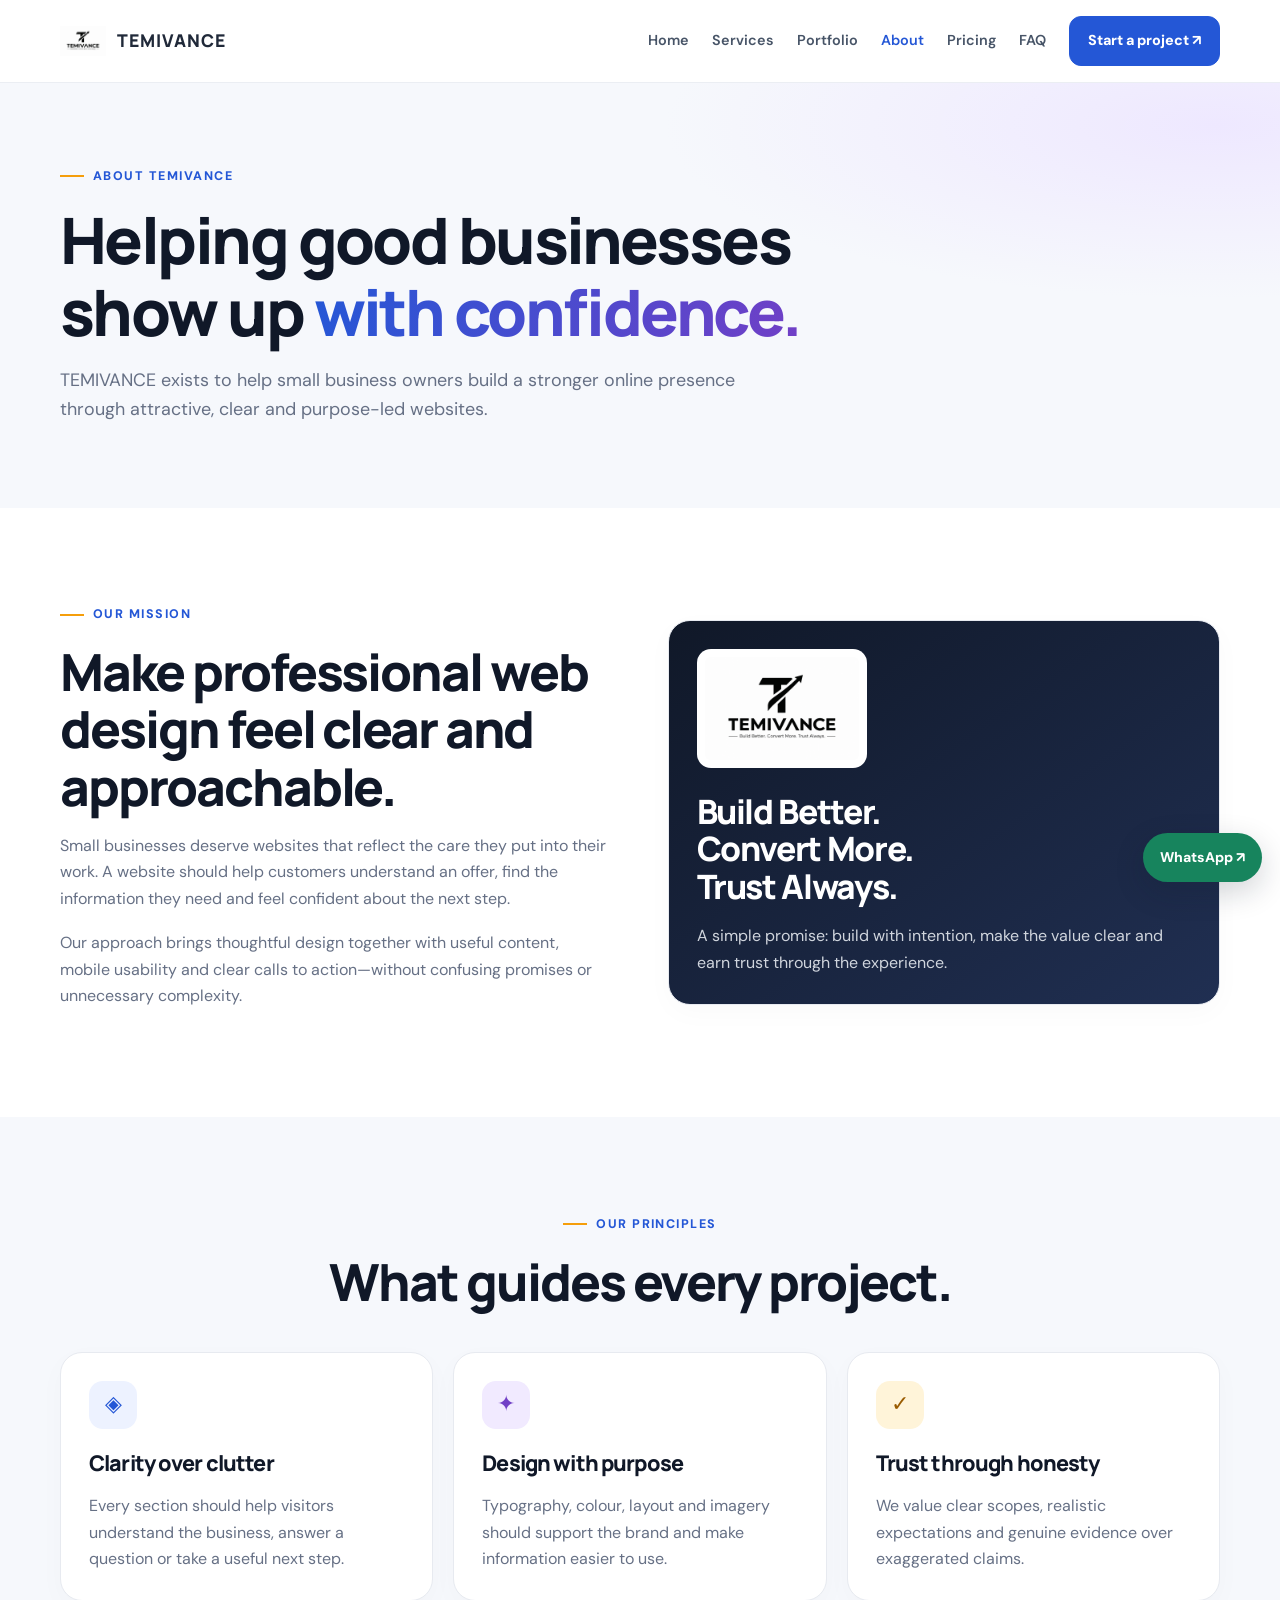
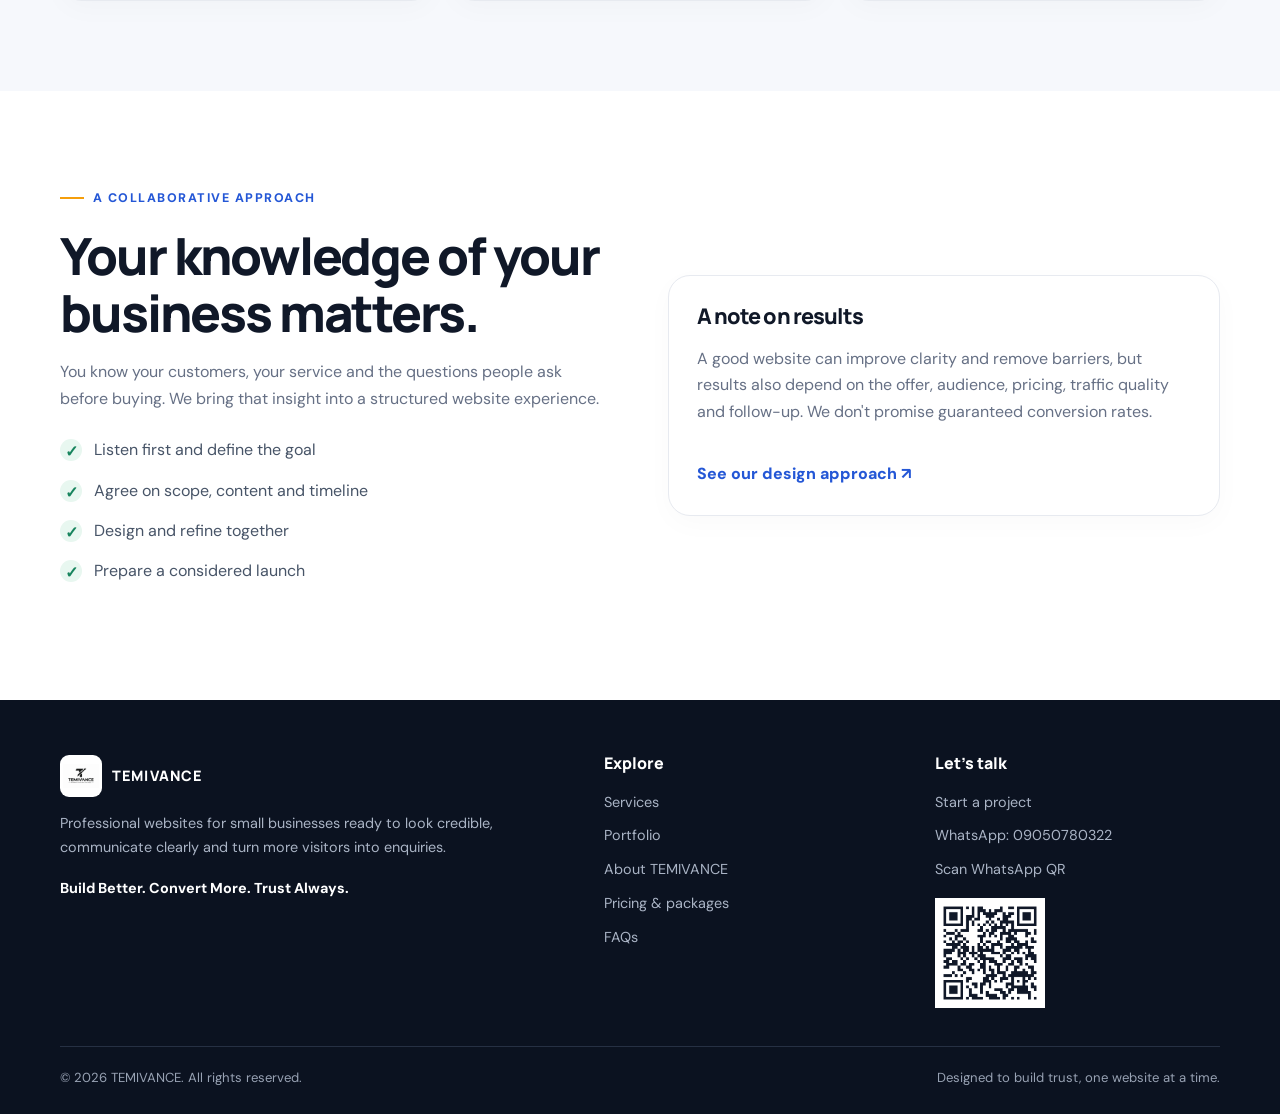
<file: about.html>
<!doctype html>
<html lang="en"><head><meta charset="utf-8"><meta name="viewport" content="width=device-width, initial-scale=1"><meta name="description" content="Learn about TEMIVANCE's mission to help small businesses build professional, useful websites that earn trust."><meta name="theme-color" content="#101828"><title>About TEMIVANCE | TEMIVANCE</title><link rel="icon" href="assets/temivance-logo.png"><link rel="stylesheet" href="assets/styles.css"></head><body><header class="site-header"><div class="container nav"><a class="brand" href="index.html" aria-label="TEMIVANCE home"><img src="assets/temivance-logo.png" alt="TEMIVANCE growth mark logo"><span>TEMIVANCE</span></a><button class="menu-toggle" aria-label="Toggle navigation" aria-expanded="false">☰</button><nav class="nav-links" aria-label="Main navigation"><a href="index.html" class="">Home</a><a href="services.html" class="">Services</a><a href="portfolio.html" class="">Portfolio</a><a href="about.html" class="active">About</a><a href="pricing.html" class="">Pricing</a><a href="faq.html" class="">FAQ</a><a class="btn small nav-cta" href="contact.html">Start a project ↗</a></nav></div></header><main>
<section class="page-hero"><div class="container"><span class="eyebrow">About TEMIVANCE</span><h1>Helping good businesses show up <span class="gradient-text">with confidence.</span></h1><p>TEMIVANCE exists to help small business owners build a stronger online presence through attractive, clear and purpose-led websites.</p></div></section>
<section class="section"><div class="container split"><div><span class="eyebrow">Our mission</span><h2>Make professional web design feel clear and approachable.</h2><p>Small businesses deserve websites that reflect the care they put into their work. A website should help customers understand an offer, find the information they need and feel confident about the next step.</p><p>Our approach brings thoughtful design together with useful content, mobile usability and clear calls to action—without confusing promises or unnecessary complexity.</p></div><div class="card" style="background:linear-gradient(145deg,#101828,#202f52);color:white"><img src="assets/temivance-logo.png" alt="TEMIVANCE logo" style="width:170px;background:white;padding:8px;border-radius:14px;margin-bottom:25px"><h2 style="color:white;font-size:2.1rem">Build Better.<br>Convert More.<br>Trust Always.</h2><p style="color:#d0d5dd">A simple promise: build with intention, make the value clear and earn trust through the experience.</p></div></div></section>
<section class="section soft"><div class="container"><div class="section-heading center"><span class="eyebrow">Our principles</span><h2>What guides every project.</h2></div><div class="grid-3"><article class="card"><div class="icon-box">◈</div><h3>Clarity over clutter</h3><p>Every section should help visitors understand the business, answer a question or take a useful next step.</p></article><article class="card"><div class="icon-box violet">✦</div><h3>Design with purpose</h3><p>Typography, colour, layout and imagery should support the brand and make information easier to use.</p></article><article class="card"><div class="icon-box amber">✓</div><h3>Trust through honesty</h3><p>We value clear scopes, realistic expectations and genuine evidence over exaggerated claims.</p></article></div></div></section>
<section class="section"><div class="container split"><div><span class="eyebrow">A collaborative approach</span><h2>Your knowledge of your business matters.</h2><p>You know your customers, your service and the questions people ask before buying. We bring that insight into a structured website experience.</p><ul class="feature-list"><li><span class="check">✓</span>Listen first and define the goal</li><li><span class="check">✓</span>Agree on scope, content and timeline</li><li><span class="check">✓</span>Design and refine together</li><li><span class="check">✓</span>Prepare a considered launch</li></ul></div><div class="card"><h3>A note on results</h3><p>A good website can improve clarity and remove barriers, but results also depend on the offer, audience, pricing, traffic quality and follow-up. We don't promise guaranteed conversion rates.</p><a class="card-link" href="portfolio.html">See our design approach ↗</a></div></div></section>
</main><footer class="site-footer"><div class="container"><div class="footer-grid"><div><a class="footer-brand" href="index.html"><img src="assets/temivance-logo.png" alt="">TEMIVANCE</a><p>Professional websites for small businesses ready to look credible, communicate clearly and turn more visitors into enquiries.</p><p><strong style="color:white">Build Better. Convert More. Trust Always.</strong></p></div><div><h3>Explore</h3><div class="footer-links"><a href="services.html">Services</a><a href="portfolio.html">Portfolio</a><a href="about.html">About TEMIVANCE</a><a href="pricing.html">Pricing & packages</a><a href="faq.html">FAQs</a></div></div><div><h3>Let's talk</h3><div class="footer-links"><a href="contact.html">Start a project</a><a href="https://wa.me/2349050780322" target="_blank" rel="noopener">WhatsApp: 09050780322</a><a href="contact.html#whatsapp-qr">Scan WhatsApp QR</a></div><div style="margin-top:16px;max-width:110px"><img src="assets/whatsapp-qr.png" alt="Scan to chat with TEMIVANCE on WhatsApp"></div></div></div><div class="footer-bottom"><span>© <span data-year></span> TEMIVANCE. All rights reserved.</span><span>Designed to build trust, one website at a time.</span></div></div></footer><a class="mobile-wa" href="https://wa.me/2349050780322" target="_blank" rel="noopener" aria-label="Chat with TEMIVANCE on WhatsApp">WhatsApp ↗</a><script src="assets/site.js"></script></body></html>
</file>
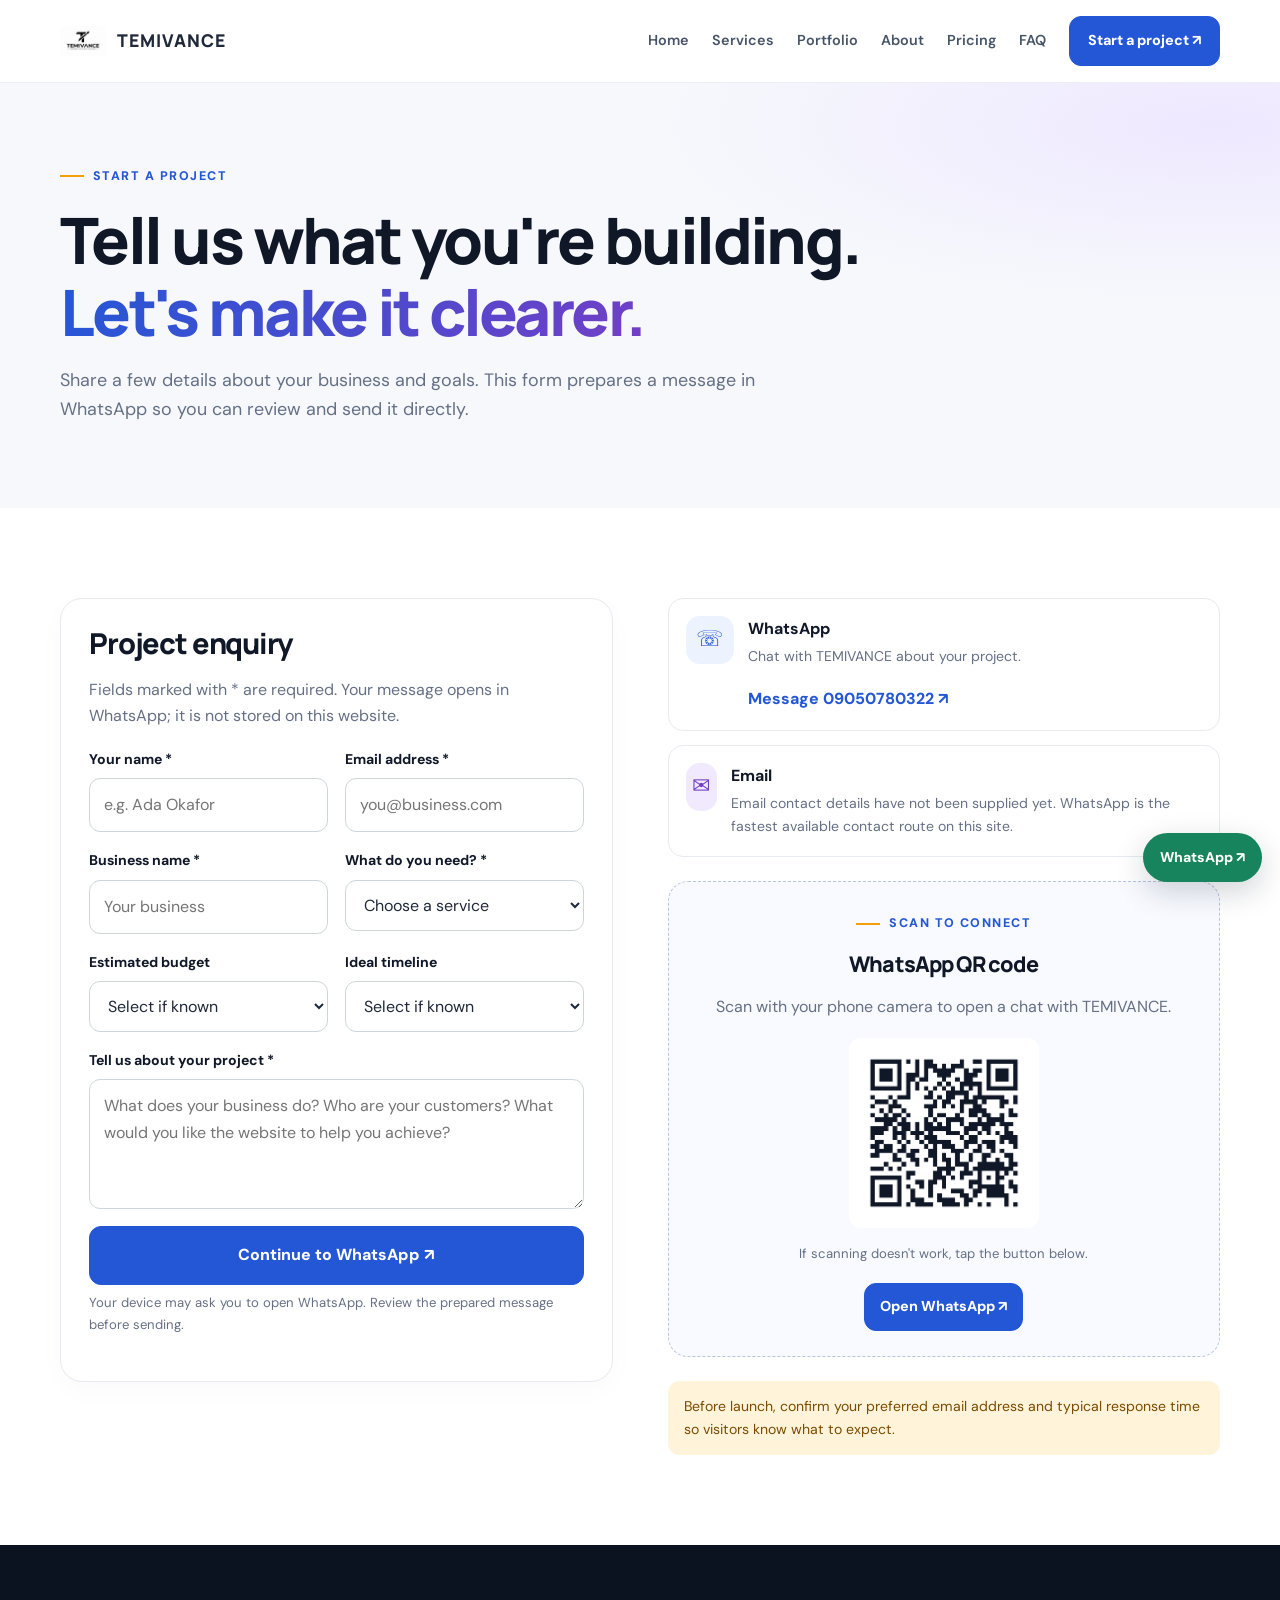
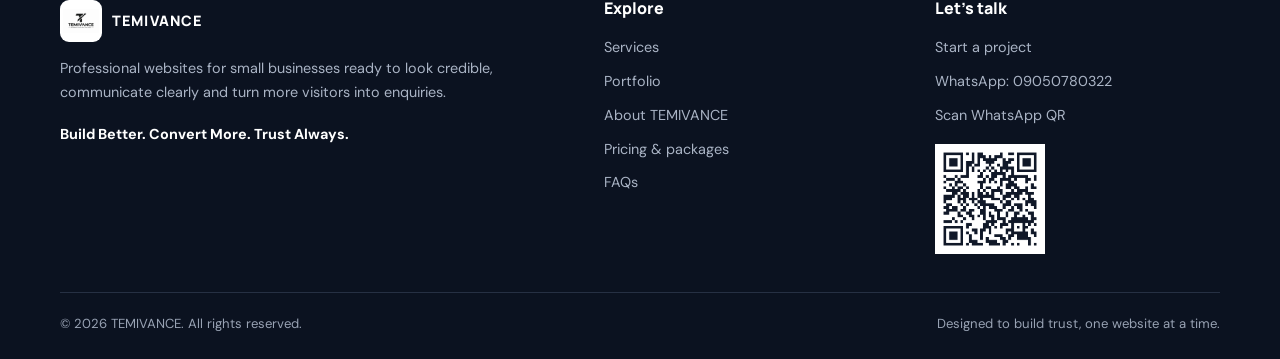
<file: contact.html>
<!doctype html>
<html lang="en"><head><meta charset="utf-8"><meta name="viewport" content="width=device-width, initial-scale=1"><meta name="description" content="Contact TEMIVANCE to discuss a professional website for your small business."><meta name="theme-color" content="#101828"><title>Start a website project | TEMIVANCE</title><link rel="icon" href="assets/temivance-logo.png"><link rel="stylesheet" href="assets/styles.css"></head><body><header class="site-header"><div class="container nav"><a class="brand" href="index.html" aria-label="TEMIVANCE home"><img src="assets/temivance-logo.png" alt="TEMIVANCE growth mark logo"><span>TEMIVANCE</span></a><button class="menu-toggle" aria-label="Toggle navigation" aria-expanded="false">☰</button><nav class="nav-links" aria-label="Main navigation"><a href="index.html" class="">Home</a><a href="services.html" class="">Services</a><a href="portfolio.html" class="">Portfolio</a><a href="about.html" class="">About</a><a href="pricing.html" class="">Pricing</a><a href="faq.html" class="">FAQ</a><a class="btn small nav-cta" href="contact.html">Start a project ↗</a></nav></div></header><main>
<section class="page-hero"><div class="container"><span class="eyebrow">Start a project</span><h1>Tell us what you're building. <span class="gradient-text">Let's make it clearer.</span></h1><p>Share a few details about your business and goals. This form prepares a message in WhatsApp so you can review and send it directly.</p></div></section>
<section class="section"><div class="container split" style="align-items:start"><div class="card"><h2 style="font-size:1.8rem">Project enquiry</h2><p>Fields marked with * are required. Your message opens in WhatsApp; it is not stored on this website.</p><form data-contact-form><div class="form-grid"><div class="field"><label for="name">Your name *</label><input id="name" name="name" required placeholder="e.g. Ada Okafor"></div><div class="field"><label for="email">Email address *</label><input id="email" name="email" type="email" required placeholder="you@business.com"></div><div class="field"><label for="business">Business name *</label><input id="business" name="business" required placeholder="Your business"></div><div class="field"><label for="service">What do you need? *</label><select id="service" name="service" required><option value="">Choose a service</option><option>Small business website</option><option>Landing page</option><option>E-commerce website</option><option>Website redesign</option><option>Conversion improvements</option><option>Maintenance and support</option><option>Not sure yet</option></select></div><div class="field"><label for="budget">Estimated budget</label><select id="budget" name="budget"><option value="">Select if known</option><option>Still exploring</option><option>Under ₦100,000</option><option>₦100,000–₦250,000</option><option>₦250,000–₦500,000</option><option>₦500,000+</option><option>Prefer to discuss</option></select></div><div class="field"><label for="timeline">Ideal timeline</label><select id="timeline" name="timeline"><option value="">Select if known</option><option>As soon as practical</option><option>Within 2–4 weeks</option><option>Within 1–2 months</option><option>Flexible</option></select></div><div class="field full"><label for="details">Tell us about your project *</label><textarea id="details" name="details" required placeholder="What does your business do? Who are your customers? What would you like the website to help you achieve?"></textarea></div><div class="field full"><button class="btn" type="submit">Continue to WhatsApp ↗</button><p class="form-note">Your device may ask you to open WhatsApp. Review the prepared message before sending.</p><p data-form-confirmation hidden role="status" class="notice">WhatsApp should open in a new tab. If it didn't, use the direct WhatsApp link alongside this form.</p></div></div></form></div><div><div class="contact-methods"><div class="contact-method"><div class="icon-box" style="margin:0">☏</div><div><strong>WhatsApp</strong><p>Chat with TEMIVANCE about your project.</p><a class="card-link" href="https://wa.me/2349050780322" target="_blank" rel="noopener">Message 09050780322 ↗</a></div></div><div class="contact-method"><div class="icon-box violet" style="margin:0">✉</div><div><strong>Email</strong><p>Email contact details have not been supplied yet. WhatsApp is the fastest available contact route on this site.</p></div></div></div><div class="qr-card mt-24" id="whatsapp-qr"><span class="eyebrow">Scan to connect</span><h3>WhatsApp QR code</h3><p>Scan with your phone camera to open a chat with TEMIVANCE.</p><img src="assets/whatsapp-qr.png" alt="WhatsApp QR code linking to TEMIVANCE at 09050780322"><p class="muted-small">If scanning doesn't work, tap the button below.</p><a class="btn small" href="https://wa.me/2349050780322" target="_blank" rel="noopener">Open WhatsApp ↗</a></div><div class="notice mt-24">Before launch, confirm your preferred email address and typical response time so visitors know what to expect.</div></div></div></section>
</main><footer class="site-footer"><div class="container"><div class="footer-grid"><div><a class="footer-brand" href="index.html"><img src="assets/temivance-logo.png" alt="">TEMIVANCE</a><p>Professional websites for small businesses ready to look credible, communicate clearly and turn more visitors into enquiries.</p><p><strong style="color:white">Build Better. Convert More. Trust Always.</strong></p></div><div><h3>Explore</h3><div class="footer-links"><a href="services.html">Services</a><a href="portfolio.html">Portfolio</a><a href="about.html">About TEMIVANCE</a><a href="pricing.html">Pricing & packages</a><a href="faq.html">FAQs</a></div></div><div><h3>Let's talk</h3><div class="footer-links"><a href="contact.html">Start a project</a><a href="https://wa.me/2349050780322" target="_blank" rel="noopener">WhatsApp: 09050780322</a><a href="contact.html#whatsapp-qr">Scan WhatsApp QR</a></div><div style="margin-top:16px;max-width:110px"><img src="assets/whatsapp-qr.png" alt="Scan to chat with TEMIVANCE on WhatsApp"></div></div></div><div class="footer-bottom"><span>© <span data-year></span> TEMIVANCE. All rights reserved.</span><span>Designed to build trust, one website at a time.</span></div></div></footer><a class="mobile-wa" href="https://wa.me/2349050780322" target="_blank" rel="noopener" aria-label="Chat with TEMIVANCE on WhatsApp">WhatsApp ↗</a><script src="assets/site.js"></script></body></html>
</file>
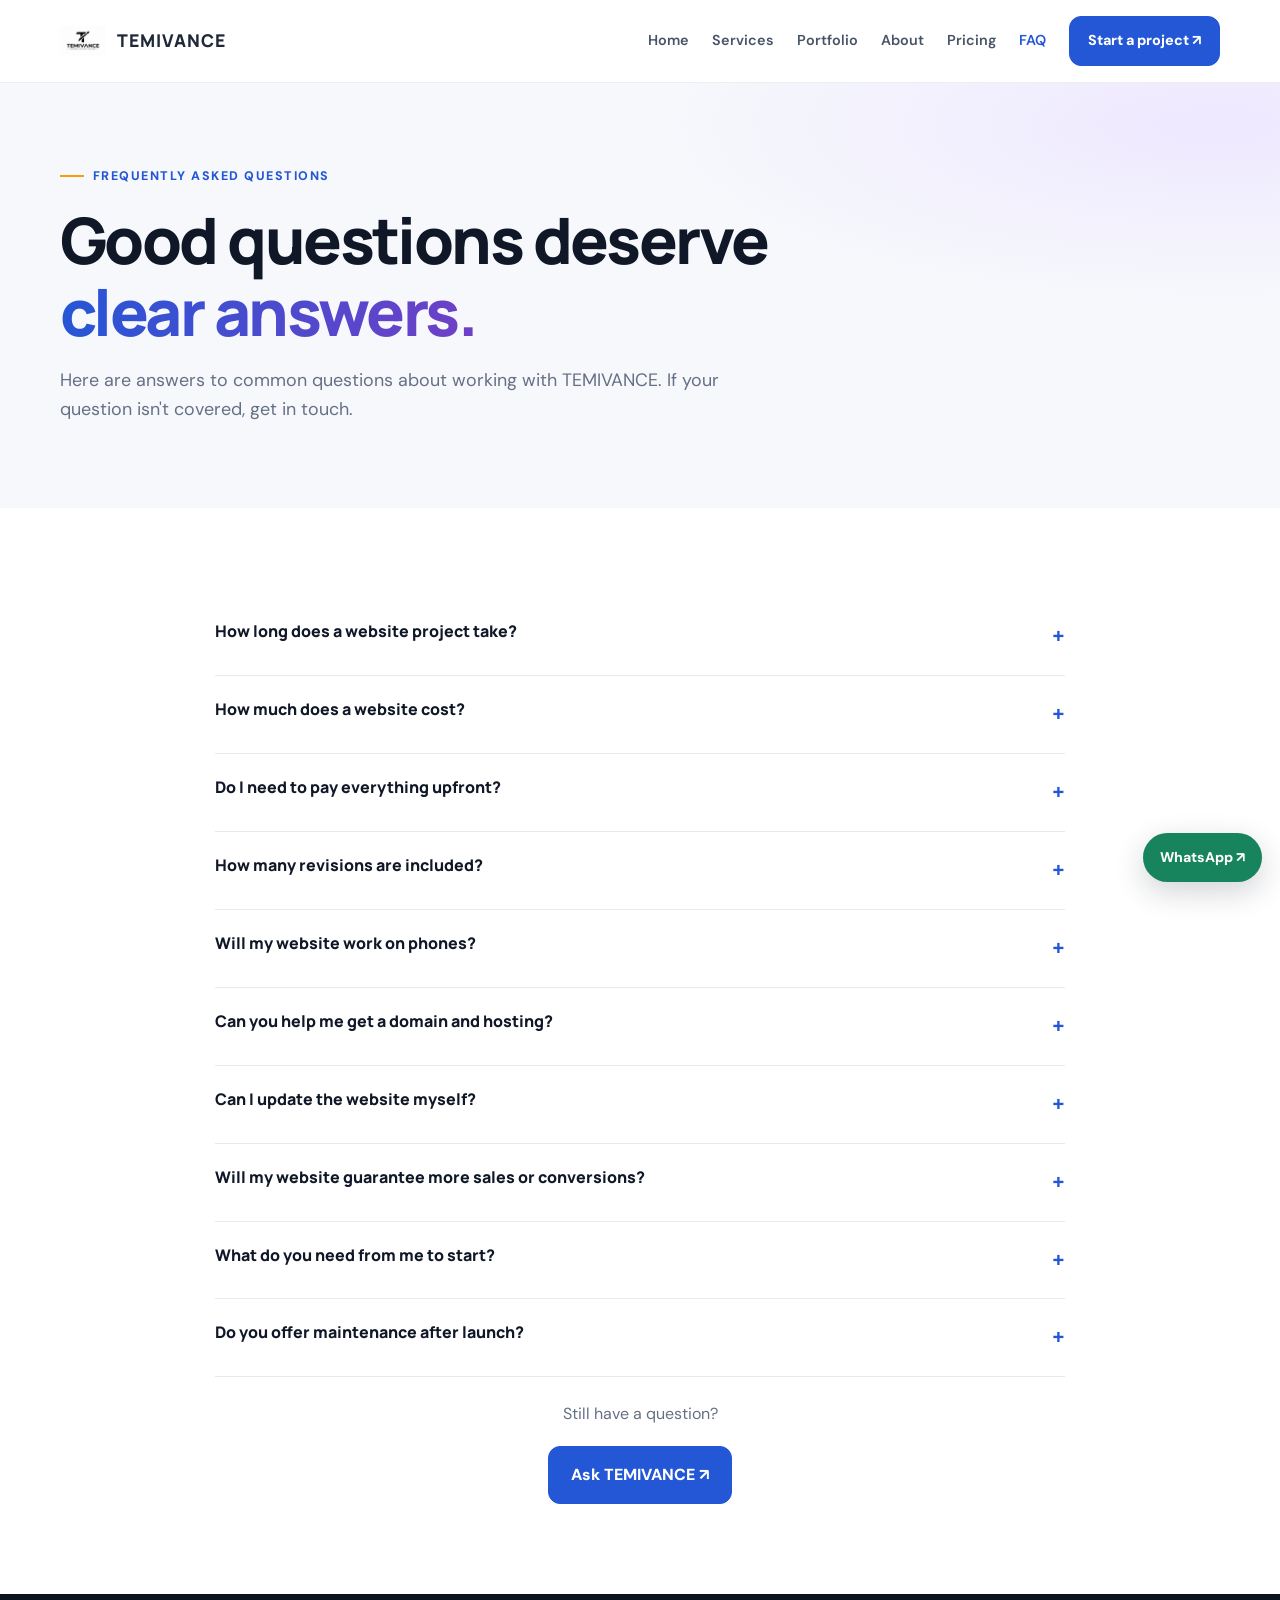
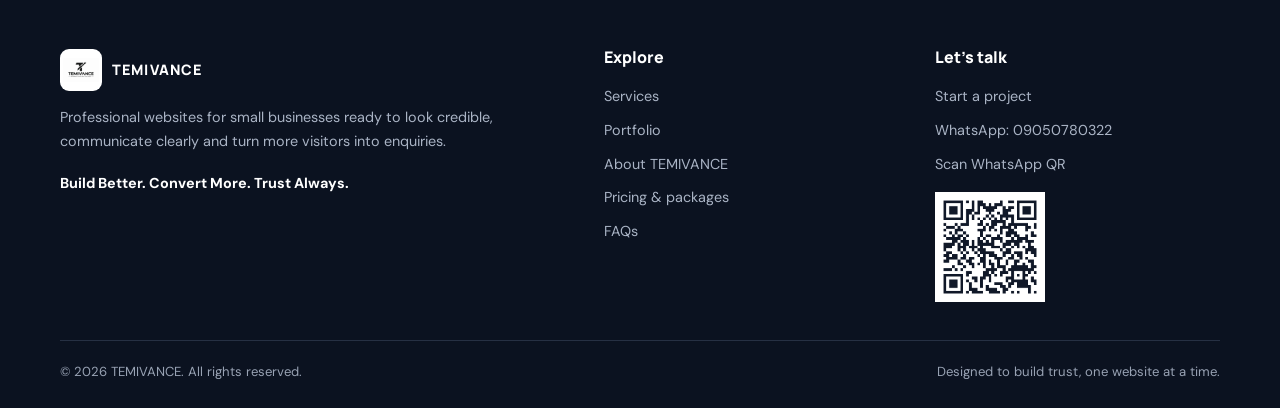
<file: faq.html>
<!doctype html>
<html lang="en"><head><meta charset="utf-8"><meta name="viewport" content="width=device-width, initial-scale=1"><meta name="description" content="Answers to common questions about website projects, pricing, timelines, hosting and support at TEMIVANCE."><meta name="theme-color" content="#101828"><title>Frequently asked questions | TEMIVANCE</title><link rel="icon" href="assets/temivance-logo.png"><link rel="stylesheet" href="assets/styles.css"></head><body><header class="site-header"><div class="container nav"><a class="brand" href="index.html" aria-label="TEMIVANCE home"><img src="assets/temivance-logo.png" alt="TEMIVANCE growth mark logo"><span>TEMIVANCE</span></a><button class="menu-toggle" aria-label="Toggle navigation" aria-expanded="false">☰</button><nav class="nav-links" aria-label="Main navigation"><a href="index.html" class="">Home</a><a href="services.html" class="">Services</a><a href="portfolio.html" class="">Portfolio</a><a href="about.html" class="">About</a><a href="pricing.html" class="">Pricing</a><a href="faq.html" class="active">FAQ</a><a class="btn small nav-cta" href="contact.html">Start a project ↗</a></nav></div></header><main>
<section class="page-hero"><div class="container"><span class="eyebrow">Frequently asked questions</span><h1>Good questions deserve <span class="gradient-text">clear answers.</span></h1><p>Here are answers to common questions about working with TEMIVANCE. If your question isn't covered, get in touch.</p></div></section>
<section class="section"><div class="container faq-list">
<details class="faq-item"><summary>How long does a website project take?</summary><p>It depends on the page count, features, content readiness and feedback cycle. A focused site may take less time than a complex multi-page or e-commerce build. Your proposal should include an agreed timeline before work starts.</p></details>
<details class="faq-item"><summary>How much does a website cost?</summary><p>Pricing depends on scope, design complexity, integrations and content needs. TEMIVANCE provides a tailored quote after understanding the project. Domain registration, paid hosting, premium tools and other third-party fees may be separate.</p></details>
<details class="faq-item"><summary>Do I need to pay everything upfront?</summary><p>Payment milestones should be agreed in your written proposal before work begins. The exact schedule will depend on the scope and terms agreed for your project.</p></details>
<details class="faq-item"><summary>How many revisions are included?</summary><p>The number of revision rounds should be stated clearly in your proposal. Additional rounds or major changes to the agreed scope may affect cost and timeline.</p></details>
<details class="faq-item"><summary>Will my website work on phones?</summary><p>Responsive layouts are part of the approach: pages should adapt to common phone, tablet and desktop screen sizes. Final testing should cover key devices and browsers.</p></details>
<details class="faq-item"><summary>Can you help me get a domain and hosting?</summary><p>Yes, we can discuss the options appropriate for your site. Domain names and hosting may have recurring fees. For a simple static website, GitHub Pages can host the site for free, but it is not suitable for every backend or e-commerce requirement.</p></details>
<details class="faq-item"><summary>Can I update the website myself?</summary><p>That depends on the platform and how the site is built. Static HTML sites can be edited in code; content-management platforms may make routine edits easier. We'll clarify the editing approach during planning.</p></details>
<details class="faq-item"><summary>Will my website guarantee more sales or conversions?</summary><p>No ethical web designer can guarantee a specific conversion rate or sales result. We focus on clarity, usability, trust signals and easier customer journeys. Results also depend on your offer, audience, traffic quality, pricing and follow-up.</p></details>
<details class="faq-item"><summary>What do you need from me to start?</summary><p>Helpful starting materials include your business name, services, target customers, goals, brand assets, contact details, preferred examples and any existing website. If you don't have everything yet, we can identify what's needed together.</p></details>
<details class="faq-item"><summary>Do you offer maintenance after launch?</summary><p>Maintenance and ongoing support can be discussed and scoped separately. Availability, response expectations and included tasks should be agreed in writing.</p></details>
<div class="center mt-24"><p>Still have a question?</p><a class="btn" href="contact.html">Ask TEMIVANCE ↗</a></div></div></section>
</main><footer class="site-footer"><div class="container"><div class="footer-grid"><div><a class="footer-brand" href="index.html"><img src="assets/temivance-logo.png" alt="">TEMIVANCE</a><p>Professional websites for small businesses ready to look credible, communicate clearly and turn more visitors into enquiries.</p><p><strong style="color:white">Build Better. Convert More. Trust Always.</strong></p></div><div><h3>Explore</h3><div class="footer-links"><a href="services.html">Services</a><a href="portfolio.html">Portfolio</a><a href="about.html">About TEMIVANCE</a><a href="pricing.html">Pricing & packages</a><a href="faq.html">FAQs</a></div></div><div><h3>Let's talk</h3><div class="footer-links"><a href="contact.html">Start a project</a><a href="https://wa.me/2349050780322" target="_blank" rel="noopener">WhatsApp: 09050780322</a><a href="contact.html#whatsapp-qr">Scan WhatsApp QR</a></div><div style="margin-top:16px;max-width:110px"><img src="assets/whatsapp-qr.png" alt="Scan to chat with TEMIVANCE on WhatsApp"></div></div></div><div class="footer-bottom"><span>© <span data-year></span> TEMIVANCE. All rights reserved.</span><span>Designed to build trust, one website at a time.</span></div></div></footer><a class="mobile-wa" href="https://wa.me/2349050780322" target="_blank" rel="noopener" aria-label="Chat with TEMIVANCE on WhatsApp">WhatsApp ↗</a><script src="assets/site.js"></script></body></html>
</file>
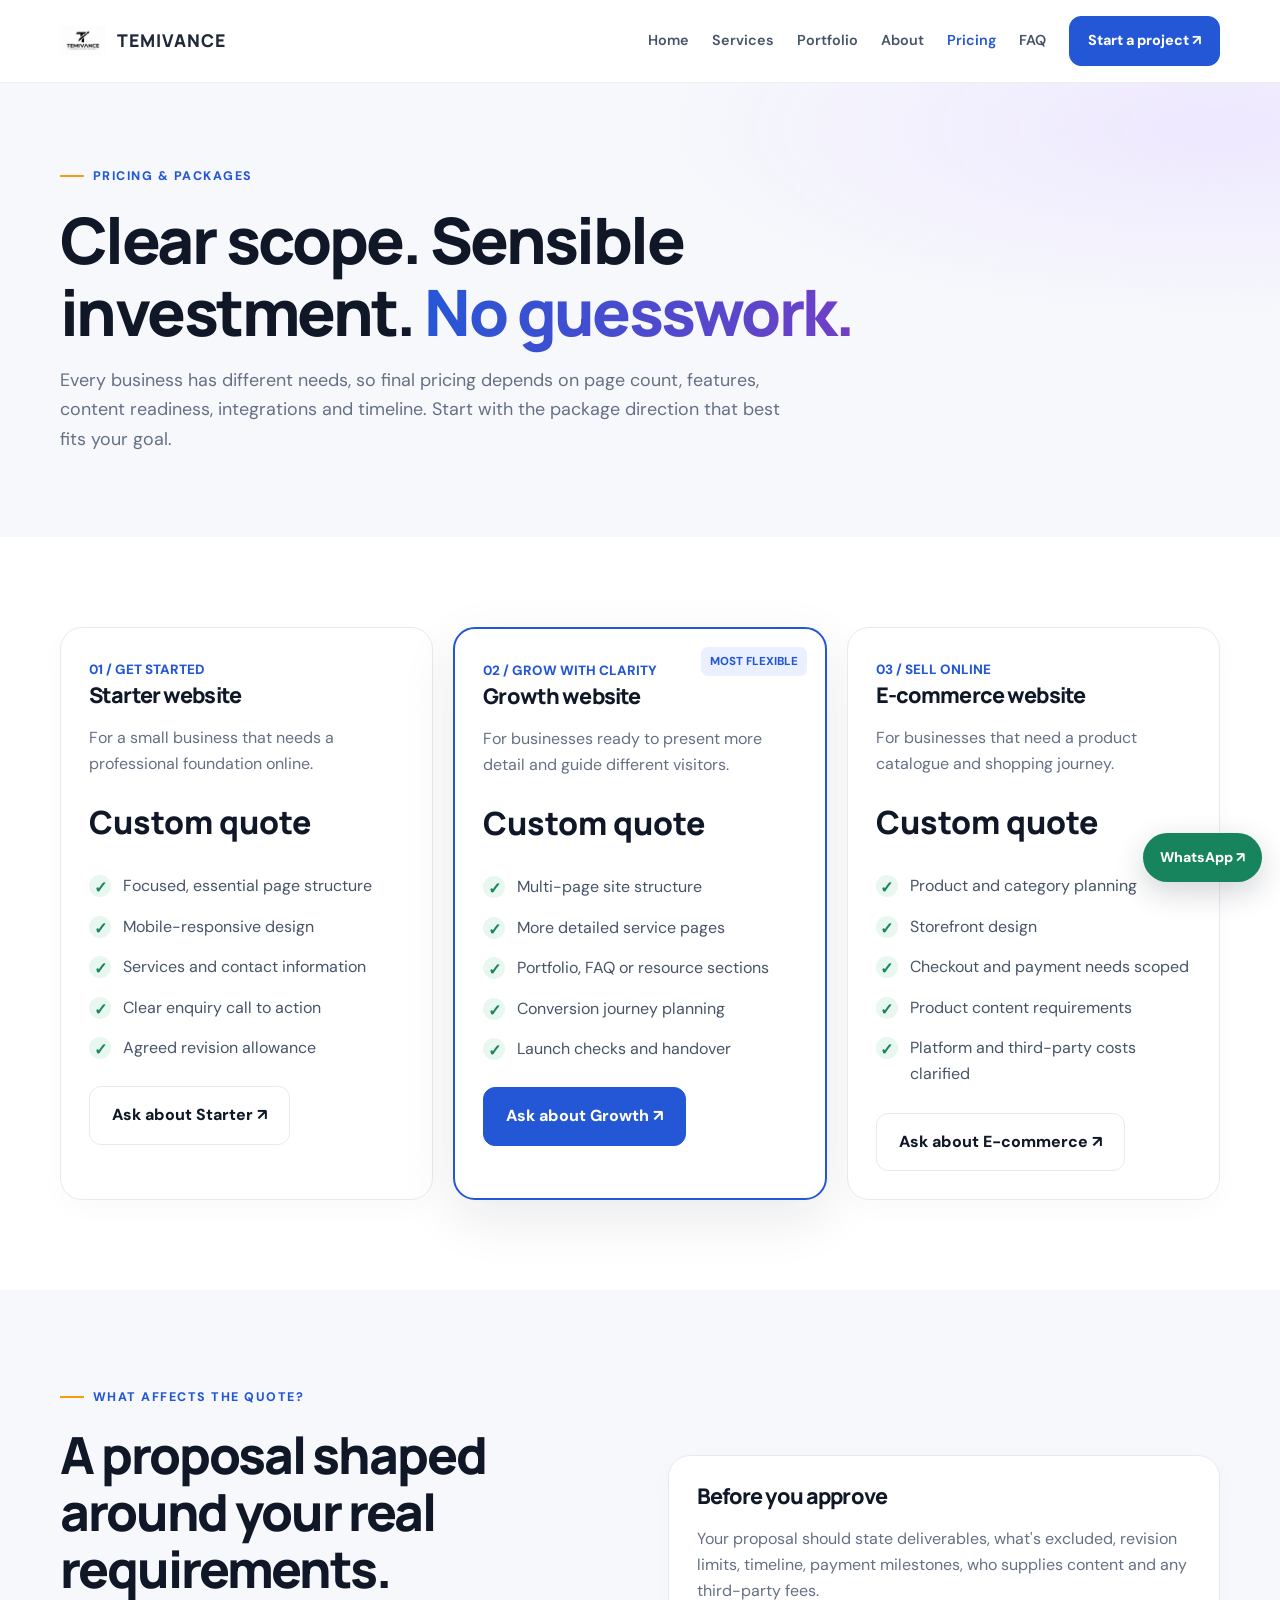
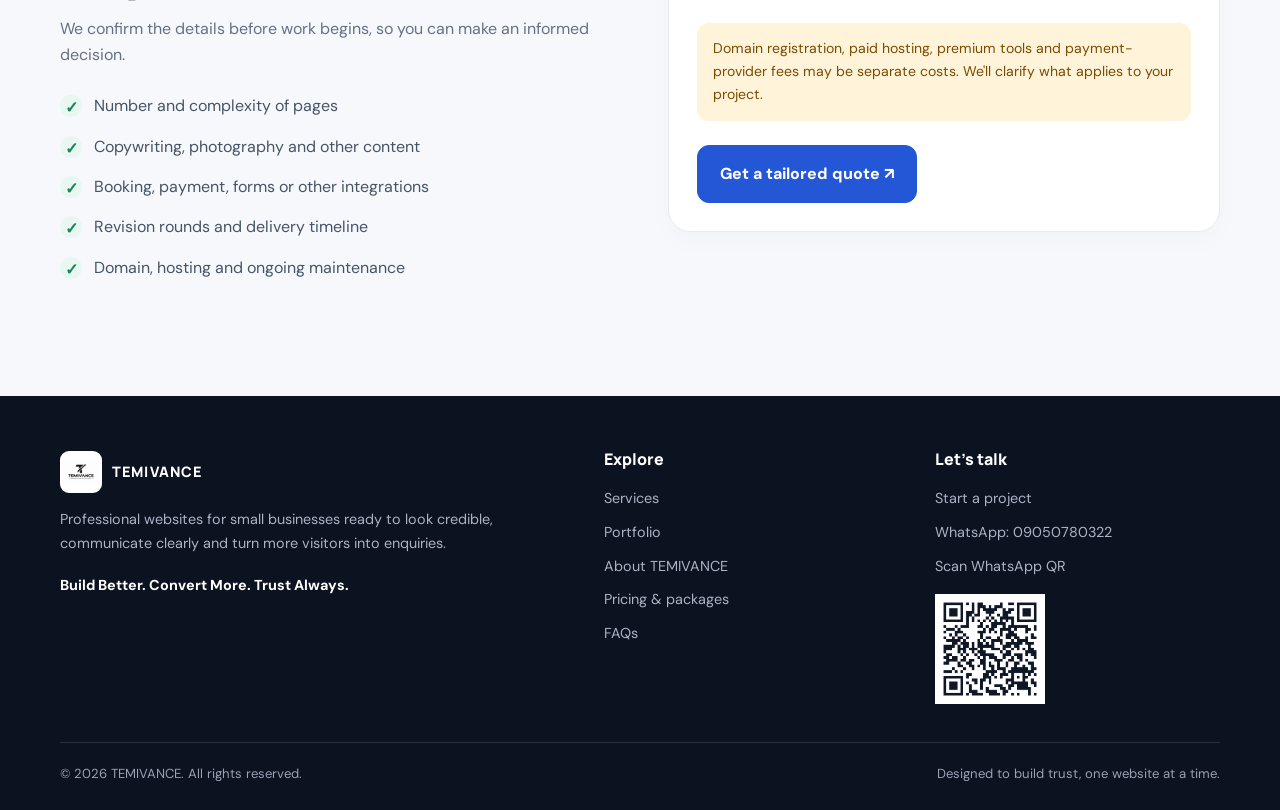
<file: pricing.html>
<!doctype html>
<html lang="en"><head><meta charset="utf-8"><meta name="viewport" content="width=device-width, initial-scale=1"><meta name="description" content="Explore TEMIVANCE website design package options and request a tailored quote."><meta name="theme-color" content="#101828"><title>Website design packages and pricing | TEMIVANCE</title><link rel="icon" href="assets/temivance-logo.png"><link rel="stylesheet" href="assets/styles.css"></head><body><header class="site-header"><div class="container nav"><a class="brand" href="index.html" aria-label="TEMIVANCE home"><img src="assets/temivance-logo.png" alt="TEMIVANCE growth mark logo"><span>TEMIVANCE</span></a><button class="menu-toggle" aria-label="Toggle navigation" aria-expanded="false">☰</button><nav class="nav-links" aria-label="Main navigation"><a href="index.html" class="">Home</a><a href="services.html" class="">Services</a><a href="portfolio.html" class="">Portfolio</a><a href="about.html" class="">About</a><a href="pricing.html" class="active">Pricing</a><a href="faq.html" class="">FAQ</a><a class="btn small nav-cta" href="contact.html">Start a project ↗</a></nav></div></header><main>
<section class="page-hero"><div class="container"><span class="eyebrow">Pricing & packages</span><h1>Clear scope. Sensible investment. <span class="gradient-text">No guesswork.</span></h1><p>Every business has different needs, so final pricing depends on page count, features, content readiness, integrations and timeline. Start with the package direction that best fits your goal.</p></div></section>
<section class="section"><div class="container grid-3"><article class="card price-card"><span class="price-label">01 / GET STARTED</span><h3>Starter website</h3><p>For a small business that needs a professional foundation online.</p><div class="price">Custom quote</div><ul class="feature-list"><li><span class="check">✓</span>Focused, essential page structure</li><li><span class="check">✓</span>Mobile-responsive design</li><li><span class="check">✓</span>Services and contact information</li><li><span class="check">✓</span>Clear enquiry call to action</li><li><span class="check">✓</span>Agreed revision allowance</li></ul><a class="btn secondary" href="contact.html">Ask about Starter ↗</a></article><article class="card price-card featured"><span class="popular">MOST FLEXIBLE</span><span class="price-label">02 / GROW WITH CLARITY</span><h3>Growth website</h3><p>For businesses ready to present more detail and guide different visitors.</p><div class="price">Custom quote</div><ul class="feature-list"><li><span class="check">✓</span>Multi-page site structure</li><li><span class="check">✓</span>More detailed service pages</li><li><span class="check">✓</span>Portfolio, FAQ or resource sections</li><li><span class="check">✓</span>Conversion journey planning</li><li><span class="check">✓</span>Launch checks and handover</li></ul><a class="btn" href="contact.html">Ask about Growth ↗</a></article><article class="card price-card"><span class="price-label">03 / SELL ONLINE</span><h3>E-commerce website</h3><p>For businesses that need a product catalogue and shopping journey.</p><div class="price">Custom quote</div><ul class="feature-list"><li><span class="check">✓</span>Product and category planning</li><li><span class="check">✓</span>Storefront design</li><li><span class="check">✓</span>Checkout and payment needs scoped</li><li><span class="check">✓</span>Product content requirements</li><li><span class="check">✓</span>Platform and third-party costs clarified</li></ul><a class="btn secondary" href="contact.html">Ask about E-commerce ↗</a></article></div></section>
<section class="section soft"><div class="container split"><div><span class="eyebrow">What affects the quote?</span><h2>A proposal shaped around your real requirements.</h2><p>We confirm the details before work begins, so you can make an informed decision.</p><ul class="feature-list"><li><span class="check">✓</span>Number and complexity of pages</li><li><span class="check">✓</span>Copywriting, photography and other content</li><li><span class="check">✓</span>Booking, payment, forms or other integrations</li><li><span class="check">✓</span>Revision rounds and delivery timeline</li><li><span class="check">✓</span>Domain, hosting and ongoing maintenance</li></ul></div><div class="card"><h3>Before you approve</h3><p>Your proposal should state deliverables, what's excluded, revision limits, timeline, payment milestones, who supplies content and any third-party fees.</p><div class="notice">Domain registration, paid hosting, premium tools and payment-provider fees may be separate costs. We'll clarify what applies to your project.</div><a class="btn mt-24" href="contact.html">Get a tailored quote ↗</a></div></div></section>
</main><footer class="site-footer"><div class="container"><div class="footer-grid"><div><a class="footer-brand" href="index.html"><img src="assets/temivance-logo.png" alt="">TEMIVANCE</a><p>Professional websites for small businesses ready to look credible, communicate clearly and turn more visitors into enquiries.</p><p><strong style="color:white">Build Better. Convert More. Trust Always.</strong></p></div><div><h3>Explore</h3><div class="footer-links"><a href="services.html">Services</a><a href="portfolio.html">Portfolio</a><a href="about.html">About TEMIVANCE</a><a href="pricing.html">Pricing & packages</a><a href="faq.html">FAQs</a></div></div><div><h3>Let's talk</h3><div class="footer-links"><a href="contact.html">Start a project</a><a href="https://wa.me/2349050780322" target="_blank" rel="noopener">WhatsApp: 09050780322</a><a href="contact.html#whatsapp-qr">Scan WhatsApp QR</a></div><div style="margin-top:16px;max-width:110px"><img src="assets/whatsapp-qr.png" alt="Scan to chat with TEMIVANCE on WhatsApp"></div></div></div><div class="footer-bottom"><span>© <span data-year></span> TEMIVANCE. All rights reserved.</span><span>Designed to build trust, one website at a time.</span></div></div></footer><a class="mobile-wa" href="https://wa.me/2349050780322" target="_blank" rel="noopener" aria-label="Chat with TEMIVANCE on WhatsApp">WhatsApp ↗</a><script src="assets/site.js"></script></body></html>
</file>
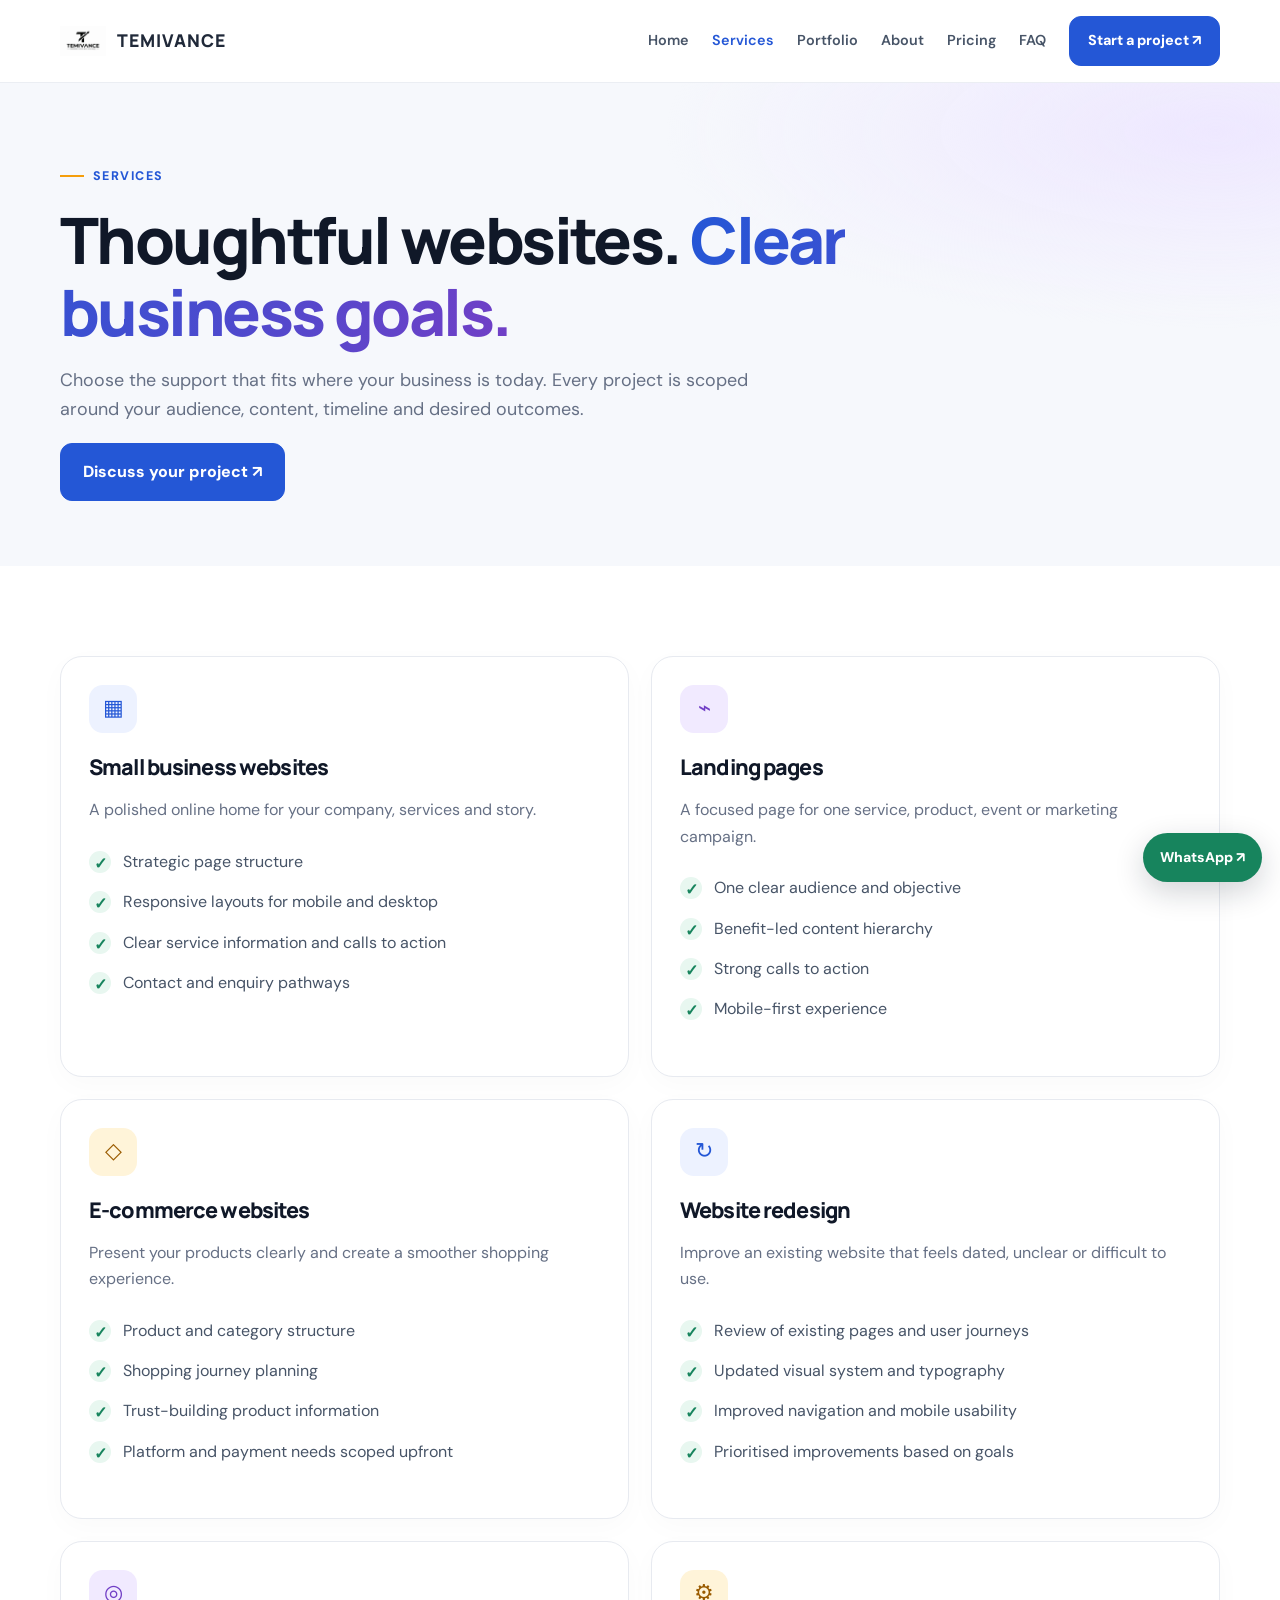
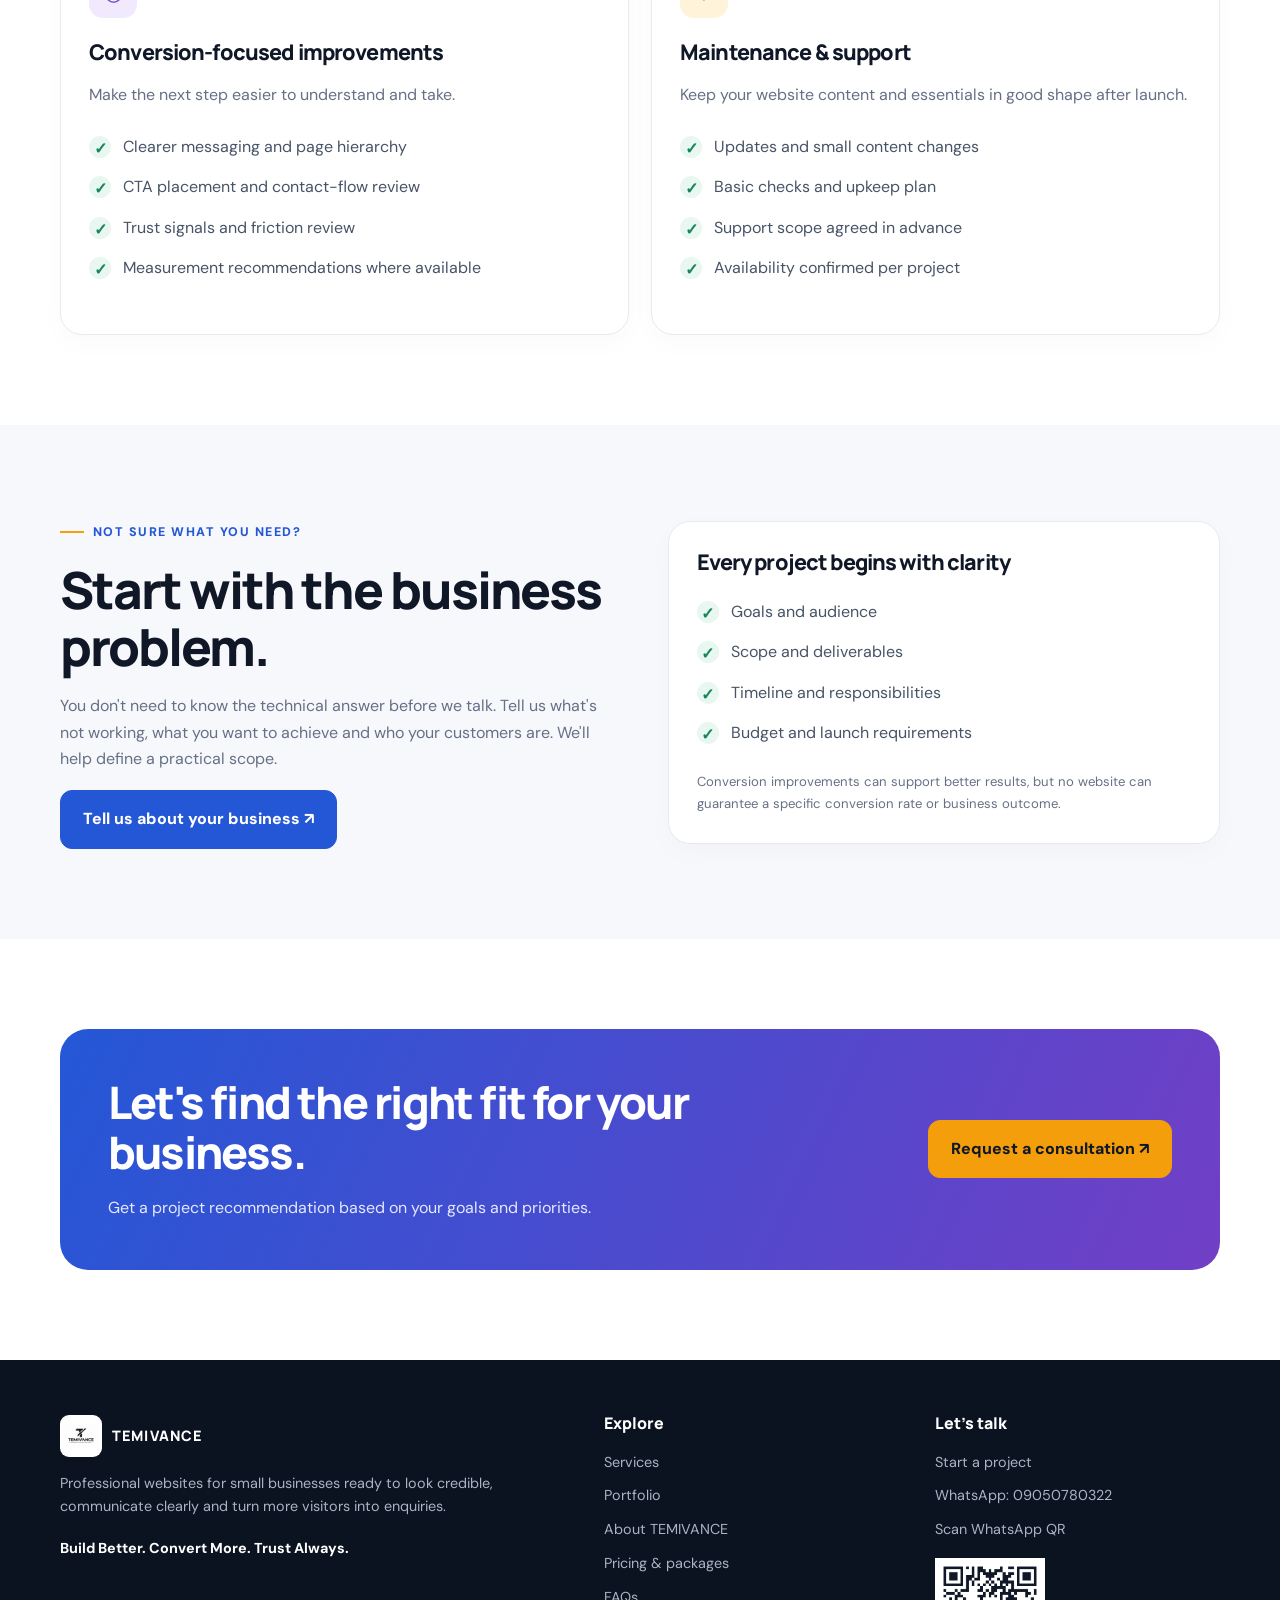
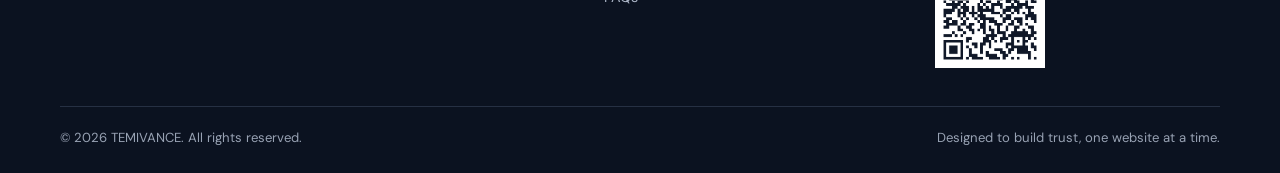
<file: services.html>
<!doctype html>
<html lang="en"><head><meta charset="utf-8"><meta name="viewport" content="width=device-width, initial-scale=1"><meta name="description" content="Explore TEMIVANCE website design, landing pages, e-commerce, redesign and support services for small businesses."><meta name="theme-color" content="#101828"><title>Website design services | TEMIVANCE</title><link rel="icon" href="assets/temivance-logo.png"><link rel="stylesheet" href="assets/styles.css"></head><body><header class="site-header"><div class="container nav"><a class="brand" href="index.html" aria-label="TEMIVANCE home"><img src="assets/temivance-logo.png" alt="TEMIVANCE growth mark logo"><span>TEMIVANCE</span></a><button class="menu-toggle" aria-label="Toggle navigation" aria-expanded="false">☰</button><nav class="nav-links" aria-label="Main navigation"><a href="index.html" class="">Home</a><a href="services.html" class="active">Services</a><a href="portfolio.html" class="">Portfolio</a><a href="about.html" class="">About</a><a href="pricing.html" class="">Pricing</a><a href="faq.html" class="">FAQ</a><a class="btn small nav-cta" href="contact.html">Start a project ↗</a></nav></div></header><main>
<section class="page-hero"><div class="container"><span class="eyebrow">Services</span><h1>Thoughtful websites. <span class="gradient-text">Clear business goals.</span></h1><p>Choose the support that fits where your business is today. Every project is scoped around your audience, content, timeline and desired outcomes.</p><a class="btn" href="contact.html">Discuss your project ↗</a></div></section>
<section class="section"><div class="container grid-2"><article class="card"><div class="icon-box">▦</div><h3>Small business websites</h3><p>A polished online home for your company, services and story.</p><ul class="feature-list"><li><span class="check">✓</span>Strategic page structure</li><li><span class="check">✓</span>Responsive layouts for mobile and desktop</li><li><span class="check">✓</span>Clear service information and calls to action</li><li><span class="check">✓</span>Contact and enquiry pathways</li></ul></article><article class="card"><div class="icon-box violet">⌁</div><h3>Landing pages</h3><p>A focused page for one service, product, event or marketing campaign.</p><ul class="feature-list"><li><span class="check">✓</span>One clear audience and objective</li><li><span class="check">✓</span>Benefit-led content hierarchy</li><li><span class="check">✓</span>Strong calls to action</li><li><span class="check">✓</span>Mobile-first experience</li></ul></article><article class="card"><div class="icon-box amber">◇</div><h3>E-commerce websites</h3><p>Present your products clearly and create a smoother shopping experience.</p><ul class="feature-list"><li><span class="check">✓</span>Product and category structure</li><li><span class="check">✓</span>Shopping journey planning</li><li><span class="check">✓</span>Trust-building product information</li><li><span class="check">✓</span>Platform and payment needs scoped upfront</li></ul></article><article class="card"><div class="icon-box">↻</div><h3>Website redesign</h3><p>Improve an existing website that feels dated, unclear or difficult to use.</p><ul class="feature-list"><li><span class="check">✓</span>Review of existing pages and user journeys</li><li><span class="check">✓</span>Updated visual system and typography</li><li><span class="check">✓</span>Improved navigation and mobile usability</li><li><span class="check">✓</span>Prioritised improvements based on goals</li></ul></article><article class="card"><div class="icon-box violet">◎</div><h3>Conversion-focused improvements</h3><p>Make the next step easier to understand and take.</p><ul class="feature-list"><li><span class="check">✓</span>Clearer messaging and page hierarchy</li><li><span class="check">✓</span>CTA placement and contact-flow review</li><li><span class="check">✓</span>Trust signals and friction review</li><li><span class="check">✓</span>Measurement recommendations where available</li></ul></article><article class="card"><div class="icon-box amber">⚙</div><h3>Maintenance & support</h3><p>Keep your website content and essentials in good shape after launch.</p><ul class="feature-list"><li><span class="check">✓</span>Updates and small content changes</li><li><span class="check">✓</span>Basic checks and upkeep plan</li><li><span class="check">✓</span>Support scope agreed in advance</li><li><span class="check">✓</span>Availability confirmed per project</li></ul></article></div></section>
<section class="section soft"><div class="container split"><div><span class="eyebrow">Not sure what you need?</span><h2>Start with the business problem.</h2><p>You don't need to know the technical answer before we talk. Tell us what's not working, what you want to achieve and who your customers are. We'll help define a practical scope.</p><a class="btn" href="contact.html">Tell us about your business ↗</a></div><div class="card"><h3>Every project begins with clarity</h3><ul class="feature-list"><li><span class="check">✓</span>Goals and audience</li><li><span class="check">✓</span>Scope and deliverables</li><li><span class="check">✓</span>Timeline and responsibilities</li><li><span class="check">✓</span>Budget and launch requirements</li></ul><p class="muted-small">Conversion improvements can support better results, but no website can guarantee a specific conversion rate or business outcome.</p></div></div></section>
<section class="section"><div class="container"><div class="cta-band"><div><h2>Let's find the right fit for your business.</h2><p>Get a project recommendation based on your goals and priorities.</p></div><a class="btn" href="contact.html">Request a consultation ↗</a></div></div></section>
</main><footer class="site-footer"><div class="container"><div class="footer-grid"><div><a class="footer-brand" href="index.html"><img src="assets/temivance-logo.png" alt="">TEMIVANCE</a><p>Professional websites for small businesses ready to look credible, communicate clearly and turn more visitors into enquiries.</p><p><strong style="color:white">Build Better. Convert More. Trust Always.</strong></p></div><div><h3>Explore</h3><div class="footer-links"><a href="services.html">Services</a><a href="portfolio.html">Portfolio</a><a href="about.html">About TEMIVANCE</a><a href="pricing.html">Pricing & packages</a><a href="faq.html">FAQs</a></div></div><div><h3>Let's talk</h3><div class="footer-links"><a href="contact.html">Start a project</a><a href="https://wa.me/2349050780322" target="_blank" rel="noopener">WhatsApp: 09050780322</a><a href="contact.html#whatsapp-qr">Scan WhatsApp QR</a></div><div style="margin-top:16px;max-width:110px"><img src="assets/whatsapp-qr.png" alt="Scan to chat with TEMIVANCE on WhatsApp"></div></div></div><div class="footer-bottom"><span>© <span data-year></span> TEMIVANCE. All rights reserved.</span><span>Designed to build trust, one website at a time.</span></div></div></footer><a class="mobile-wa" href="https://wa.me/2349050780322" target="_blank" rel="noopener" aria-label="Chat with TEMIVANCE on WhatsApp">WhatsApp ↗</a><script src="assets/site.js"></script></body></html>
</file>
<file: assets/styles.css>
@import url('https://fonts.googleapis.com/css2?family=DM+Sans:wght@400;500;600;700&family=Manrope:wght@400;500;600;700;800&display=swap');
:root{--blue:#2457D6;--violet:#713FC6;--amber:#F59E0B;--navy:#101828;--ink:#202939;--muted:#667085;--line:#E7EAF0;--paper:#fff;--soft:#F6F8FC;--mint:#EAF7F4;--radius:22px;--shadow:0 18px 55px rgba(16,24,40,.09)}
*{box-sizing:border-box}html{scroll-behavior:smooth}body{margin:0;background:var(--paper);color:var(--ink);font-family:'DM Sans',sans-serif;line-height:1.65;-webkit-font-smoothing:antialiased}h1,h2,h3,h4{font-family:'Manrope',sans-serif;line-height:1.12;letter-spacing:-.04em;color:var(--navy);margin:0 0 18px}h1{font-size:clamp(2.8rem,6.5vw,5.5rem);font-weight:800}h2{font-size:clamp(2rem,4vw,3.25rem);font-weight:800}h3{font-size:1.35rem;font-weight:800}p{margin:0 0 18px;color:var(--muted)}a{color:inherit;text-decoration:none}img{max-width:100%;display:block}.container{width:min(1160px,calc(100% - 40px));margin:auto}.eyebrow{display:inline-flex;align-items:center;gap:9px;color:var(--blue);font-size:.78rem;font-weight:800;letter-spacing:.12em;text-transform:uppercase;margin-bottom:18px}.eyebrow:before{content:"";width:24px;height:2px;background:var(--amber)}.gradient-text{background:linear-gradient(105deg,var(--blue),var(--violet));-webkit-background-clip:text;background-clip:text;color:transparent}.site-header{position:sticky;top:0;z-index:30;background:rgba(255,255,255,.92);backdrop-filter:blur(18px);border-bottom:1px solid rgba(231,234,240,.8)}.nav{height:82px;display:flex;align-items:center;justify-content:space-between;gap:24px}.brand{display:flex;align-items:center;gap:11px;font-family:'Manrope';font-weight:800;letter-spacing:.07em}.brand img{width:46px;height:46px;object-fit:contain}.brand span{font-size:1.1rem}.nav-links{display:flex;align-items:center;gap:23px;font-size:.9rem;font-weight:600;color:#475467}.nav-links a:hover,.nav-links a.active{color:var(--blue)}.nav-cta{padding:12px 18px!important}.menu-toggle{display:none;border:1px solid var(--line);background:white;border-radius:12px;padding:10px;color:var(--navy)}.btn{display:inline-flex;align-items:center;justify-content:center;gap:10px;padding:15px 22px;border-radius:12px;background:var(--blue);color:white;font-weight:800;border:1px solid var(--blue);transition:transform .2s,box-shadow .2s,background .2s;cursor:pointer;font:inherit;font-weight:800}.btn:hover{transform:translateY(-2px);box-shadow:0 12px 24px #2457d62e}.btn.secondary{background:white;color:var(--navy);border-color:var(--line)}.btn.dark{background:var(--navy);border-color:var(--navy)}.btn.amber{background:var(--amber);border-color:var(--amber);color:var(--navy)}.btn.small{padding:11px 15px;font-size:.9rem}.hero{padding:88px 0 80px;overflow:hidden;position:relative;background:radial-gradient(ellipse at 88% 15%,#eee8ff 0,transparent 35%),radial-gradient(ellipse at 0 95%,#e9f0ff 0,transparent 34%),#fff}.hero-grid{display:grid;grid-template-columns:1.08fr .92fr;gap:55px;align-items:center}.hero p.lead{font-size:1.16rem;max-width:620px;margin-bottom:28px}.hero-actions{display:flex;flex-wrap:wrap;gap:12px;margin-bottom:26px}.trust-line{display:flex;align-items:center;gap:10px;font-size:.9rem;color:#475467}.check{width:22px;height:22px;display:inline-grid;place-items:center;border-radius:50%;background:#E8F7F0;color:#17845D;font-weight:900;flex:none}.visual-card{position:relative;background:white;border:1px solid #e6e9f2;border-radius:28px;padding:18px;box-shadow:0 30px 90px #263e781c;transform:rotate(1deg)}.visual-top{display:flex;align-items:center;gap:6px;padding:3px 4px 15px}.dot{width:8px;height:8px;border-radius:50%;background:#d0d5dd}.mock-site{background:linear-gradient(140deg,#101828,#1d2d50);border-radius:18px;padding:28px;color:white;min-height:330px;position:relative;overflow:hidden}.mock-site:after{content:"";position:absolute;width:210px;height:210px;border-radius:50%;background:linear-gradient(130deg,#2457d6,#713fc6);right:-65px;top:45px;filter:blur(1px);opacity:.9}.mock-kicker{font-size:.68rem;letter-spacing:.14em;color:#b8c9ff;font-weight:800}.mock-site h3{color:white;font-size:2.1rem;max-width:270px;margin-top:22px;position:relative;z-index:1}.mock-site p{color:#d0d5dd;font-size:.88rem;max-width:220px;position:relative;z-index:1}.mock-pill{display:inline-block;background:var(--amber);color:#101828;border-radius:8px;padding:9px 12px;font-size:.75rem;font-weight:800;position:relative;z-index:1}.floating-note{position:absolute;right:-18px;bottom:30px;background:white;border:1px solid var(--line);box-shadow:var(--shadow);border-radius:15px;padding:15px 18px;max-width:190px;font-size:.85rem;font-weight:700}.floating-note span{display:block;color:#17845D;font-size:.76rem;margin-top:4px}.section{padding:90px 0}.section.soft{background:var(--soft)}.section.dark-section{background:var(--navy);color:white}.section.dark-section h2,.section.dark-section h3{color:white}.section.dark-section p{color:#c5ccda}.section-heading{max-width:720px;margin-bottom:42px}.section-heading.center{text-align:center;margin-left:auto;margin-right:auto}.section-heading.center .eyebrow{justify-content:center}.grid-3{display:grid;grid-template-columns:repeat(3,1fr);gap:20px}.grid-2{display:grid;grid-template-columns:repeat(2,1fr);gap:22px}.card{border:1px solid var(--line);border-radius:var(--radius);padding:28px;background:white;box-shadow:0 8px 28px rgba(16,24,40,.025)}.card p:last-child{margin-bottom:0}.icon-box{width:48px;height:48px;border-radius:14px;display:grid;place-items:center;background:#edf2ff;color:var(--blue);font-size:1.35rem;margin-bottom:22px}.icon-box.violet{background:#f1eaff;color:var(--violet)}.icon-box.amber{background:#fff4d9;color:#9a5b00}.card-link{display:inline-flex;align-items:center;gap:8px;color:var(--blue);font-weight:800;margin-top:18px}.stats{display:grid;grid-template-columns:repeat(3,1fr);gap:14px;margin-top:32px}.stat{border-left:2px solid var(--amber);padding-left:14px}.stat strong{display:block;color:var(--navy);font-family:'Manrope';font-size:1rem}.stat span{font-size:.82rem;color:var(--muted)}.process{display:grid;grid-template-columns:repeat(4,1fr);gap:18px;counter-reset:step}.step{padding:24px 20px;border-top:1px solid var(--line);counter-increment:step}.step:before{content:"0" counter(step);display:block;font-family:'Manrope';font-weight:800;font-size:1.4rem;color:var(--violet);margin-bottom:18px}.portfolio-card{overflow:hidden;padding:0}.portfolio-art{min-height:210px;padding:24px;display:flex;align-items:flex-end;background:linear-gradient(135deg,#101828,#2457d6);position:relative}.portfolio-art.purple{background:linear-gradient(135deg,#25124a,#713fc6)}.portfolio-art.orange{background:linear-gradient(135deg,#fff0d1,#f59e0b)}.portfolio-art h3{color:white;max-width:250px;font-size:1.8rem;position:relative;z-index:1}.portfolio-art.orange h3{color:var(--navy)}.portfolio-info{padding:23px}.tag{display:inline-flex;background:#f1f4f9;color:#475467;padding:5px 9px;border-radius:7px;font-size:.75rem;font-weight:700;margin:0 5px 5px 0}.split{display:grid;grid-template-columns:1fr 1fr;gap:55px;align-items:center}.feature-list{list-style:none;padding:0;margin:25px 0}.feature-list li{display:flex;gap:12px;margin:14px 0;color:#475467}.feature-list .check{margin-top:2px}.cta-band{background:linear-gradient(115deg,#2457d6,#713fc6);border-radius:28px;padding:48px;color:white;display:flex;align-items:center;justify-content:space-between;gap:30px}.cta-band h2{color:white;max-width:650px;font-size:clamp(1.8rem,3.5vw,2.8rem)}.cta-band p{color:#e6e9ff;margin-bottom:0}.cta-band .btn{flex:none;background:var(--amber);border-color:var(--amber);color:var(--navy)}.faq-list{max-width:850px;margin:auto}.faq-item{border-bottom:1px solid var(--line);padding:20px 0}.faq-item summary{font-family:'Manrope';font-weight:800;color:var(--navy);cursor:pointer;list-style:none;display:flex;justify-content:space-between;gap:20px}.faq-item summary:after{content:"+";font-size:1.4rem;color:var(--blue)}.faq-item[open] summary:after{content:"−"}.faq-item p{padding-top:14px;margin-bottom:0}.page-hero{padding:76px 0 65px;background:radial-gradient(ellipse at 95% 10%,#eee8ff 0,transparent 32%),var(--soft)}.page-hero h1{font-size:clamp(2.5rem,5vw,4.4rem);max-width:850px}.page-hero p{font-size:1.12rem;max-width:720px}.price-card{position:relative}.price-card.featured{border:2px solid var(--blue);box-shadow:var(--shadow)}.popular{position:absolute;right:18px;top:18px;background:#eaf0ff;color:var(--blue);border-radius:7px;padding:5px 9px;font-size:.72rem;font-weight:800}.price-label{color:var(--blue);font-weight:800;font-size:.84rem}.price{font-family:'Manrope';font-size:2rem;font-weight:800;color:var(--navy);margin:12px 0}.price small{font-family:'DM Sans';font-size:.82rem;color:var(--muted);font-weight:500}.form-grid{display:grid;grid-template-columns:1fr 1fr;gap:17px}.field{display:flex;flex-direction:column;gap:7px}.field.full{grid-column:1/-1}.field label{font-size:.88rem;font-weight:700;color:var(--navy)}.field input,.field select,.field textarea{font:inherit;border:1px solid #d0d5dd;border-radius:11px;padding:13px 14px;background:white;color:var(--ink);width:100%}.field textarea{min-height:130px;resize:vertical}.field input:focus,.field select:focus,.field textarea:focus{outline:3px solid #2457d622;border-color:var(--blue)}.form-note{font-size:.82rem}.contact-methods{display:grid;gap:14px}.contact-method{display:flex;gap:14px;align-items:flex-start;padding:17px;border:1px solid var(--line);border-radius:15px}.contact-method strong{display:block;color:var(--navy)}.contact-method p{font-size:.88rem;margin:3px 0 0}.qr-card{border:1px dashed #b8c5e1;background:#f8faff;border-radius:20px;padding:25px;text-align:center}.qr-card img{width:190px;height:190px;object-fit:contain;margin:15px auto;background:white;padding:8px;border-radius:12px}.qr-placeholder{width:190px;height:190px;margin:15px auto;display:grid;place-items:center;background:white;border:1px solid var(--line);border-radius:12px;color:var(--muted);font-size:.8rem;padding:20px}.site-footer{background:#0b1220;color:white;padding:55px 0 25px}.footer-grid{display:grid;grid-template-columns:1.4fr .8fr .8fr;gap:45px}.site-footer h3{font-size:1rem;color:white;letter-spacing:0}.site-footer p,.site-footer a{color:#aab4c5;font-size:.9rem}.site-footer a:hover{color:white}.footer-links{display:grid;gap:10px}.footer-bottom{border-top:1px solid #263043;margin-top:38px;padding-top:20px;display:flex;justify-content:space-between;gap:15px;font-size:.82rem;color:#98a2b3}.footer-brand{display:flex;align-items:center;gap:10px;color:white!important;font-family:'Manrope';font-weight:800;letter-spacing:.08em;margin-bottom:15px}.footer-brand img{width:42px;height:42px;object-fit:contain;background:white;border-radius:9px;padding:3px}.notice{border-radius:12px;padding:14px 16px;background:#fff4d9;color:#7a4b00;font-size:.88rem}.mobile-wa{position:fixed;bottom:18px;right:18px;z-index:25;background:#17845d;color:white;border-radius:50px;padding:13px 17px;box-shadow:0 10px 30px #10182830;font-weight:800;font-size:.88rem}.muted-small{font-size:.82rem;color:var(--muted)}.center{text-align:center}.mt-24{margin-top:24px}.mb-0{margin-bottom:0}
@media(max-width:900px){.nav-links{gap:13px}.nav-links>a:not(.nav-cta){display:none}.menu-toggle{display:block}.nav-links.open{position:absolute;top:81px;left:0;right:0;background:white;border-bottom:1px solid var(--line);padding:18px 22px 24px;display:flex;align-items:stretch;flex-direction:column;gap:16px}.nav-links.open>a{display:block}.hero-grid,.split{grid-template-columns:1fr;gap:38px}.hero{padding-top:60px}.hero-visual{max-width:560px}.grid-3{grid-template-columns:repeat(2,1fr)}.process{grid-template-columns:repeat(2,1fr)}.cta-band{align-items:flex-start;flex-direction:column}.footer-grid{grid-template-columns:1fr 1fr}.footer-grid>div:first-child{grid-column:1/-1}}
@media(max-width:600px){.container{width:min(100% - 30px,1160px)}.nav{height:72px}.brand img{width:39px;height:39px}.brand span{font-size:1rem}.nav-links.open{top:71px}.hero{padding:48px 0 55px}.hero p.lead{font-size:1.04rem}.section{padding:64px 0}.grid-3,.grid-2,.stats,.process,.form-grid{grid-template-columns:1fr}.field.full{grid-column:auto}.card{padding:23px}.mock-site{min-height:300px;padding:22px}.mock-site h3{font-size:1.8rem}.floating-note{right:-4px;bottom:15px}.page-hero{padding:55px 0 48px}.cta-band{padding:30px 24px}.footer-grid{grid-template-columns:1fr;gap:28px}.footer-grid>div:first-child{grid-column:auto}.footer-bottom{flex-direction:column}.mobile-wa{bottom:12px;right:12px}.qr-card img,.qr-placeholder{width:170px;height:170px}}


/* Live portfolio gallery: image-only previews, clickable as a whole */
.portfolio-hero { background: radial-gradient(ellipse at 90% 10%, #eee8ff 0, transparent 34%), radial-gradient(ellipse at 0 95%, #e9f0ff 0, transparent 35%), #fff; }
.portfolio-section { padding-top: 48px; }
.portfolio-intro { display: flex; align-items: end; justify-content: space-between; gap: 34px; margin-bottom: 34px; }
.portfolio-intro > div { max-width: 650px; }
.portfolio-intro h2 { margin-bottom: 0; }
.portfolio-intro > p { max-width: 390px; margin: 0 0 5px; }
.live-portfolio-grid { display: grid; grid-template-columns: repeat(2, minmax(0, 1fr)); gap: 26px; align-items: start; }
.live-project { display: block; min-width: 0; color: inherit; border-radius: 20px; outline-offset: 5px; }
.live-project-image { position: relative; overflow: hidden; aspect-ratio: 1.52 / 1; border: 1px solid #e7eaf0; border-radius: 20px; background: linear-gradient(135deg,#eef2ff,#f7f8fc); box-shadow: 0 14px 36px rgba(16,24,40,.09); isolation: isolate; }
.live-project-image img { display: block; width: 100%; height: 100%; object-fit: cover; object-position: top center; transition: transform .45s ease; }
.live-project-image:after { content: ""; position: absolute; inset: 35% 0 0; background: linear-gradient(180deg,transparent,rgba(16,24,40,.35)); opacity: 0; transition: opacity .25s ease; pointer-events: none; }
.live-project-open { position: absolute; left: 18px; bottom: 18px; z-index: 2; display: inline-flex; align-items: center; gap: 12px; padding: 10px 14px; border-radius: 999px; background: rgba(255,255,255,.96); color: #101828; font-size: .82rem; font-weight: 800; box-shadow: 0 6px 22px rgba(16,24,40,.12); opacity: 0; transform: translateY(6px); transition: opacity .25s ease,transform .25s ease; }
.live-project-open span { color: #2457d6; }
.live-project-index { position: absolute; top: 15px; left: 15px; z-index: 2; display: grid; place-items: center; min-width: 38px; height: 34px; padding: 0 8px; border-radius: 10px; background: rgba(16,24,40,.78); color: #fff; font: 800 .78rem 'Manrope',sans-serif; letter-spacing: .08em; backdrop-filter: blur(8px); }
.live-project:hover .live-project-image img, .live-project:focus-visible .live-project-image img { transform: scale(1.035); }
.live-project:hover .live-project-image:after, .live-project:focus-visible .live-project-image:after { opacity: 1; }
.live-project:hover .live-project-open, .live-project:focus-visible .live-project-open { opacity: 1; transform: translateY(0); }
.live-project:focus-visible { outline: 3px solid #2457d6; }
.live-project-featured { grid-column: span 2; }
.live-project-featured .live-project-image { aspect-ratio: 2.05 / 1; }
.portfolio-footnote { margin: 22px 0 0; font-size: .82rem; text-align: center; }
.footer-qr { margin-top: 16px; max-width: 110px; }
.footer-qr img { width: 100%; height: auto; border-radius: 8px; }
.sr-only { position: absolute !important; width: 1px !important; height: 1px !important; padding: 0 !important; margin: -1px !important; overflow: hidden !important; clip: rect(0,0,0,0) !important; white-space: nowrap !important; border: 0 !important; }

@media (max-width: 760px) {
  .portfolio-intro { display: block; }
  .portfolio-intro > p { margin-top: 18px; }
  .live-portfolio-grid { grid-template-columns: minmax(0,1fr); gap: 20px; }
  .live-project-featured { grid-column: auto; }
  .live-project-featured .live-project-image, .live-project-image { aspect-ratio: 1.22 / 1; }
  .live-project-open { opacity: 1; transform: none; }
  .live-project-image:after { opacity: .8; }
}
@media (prefers-reduced-motion: reduce) {
  .live-project-image img, .live-project-image:after, .live-project-open { transition: none; }
  .live-project:hover .live-project-image img, .live-project:focus-visible .live-project-image img { transform: none; }
}
</file>
